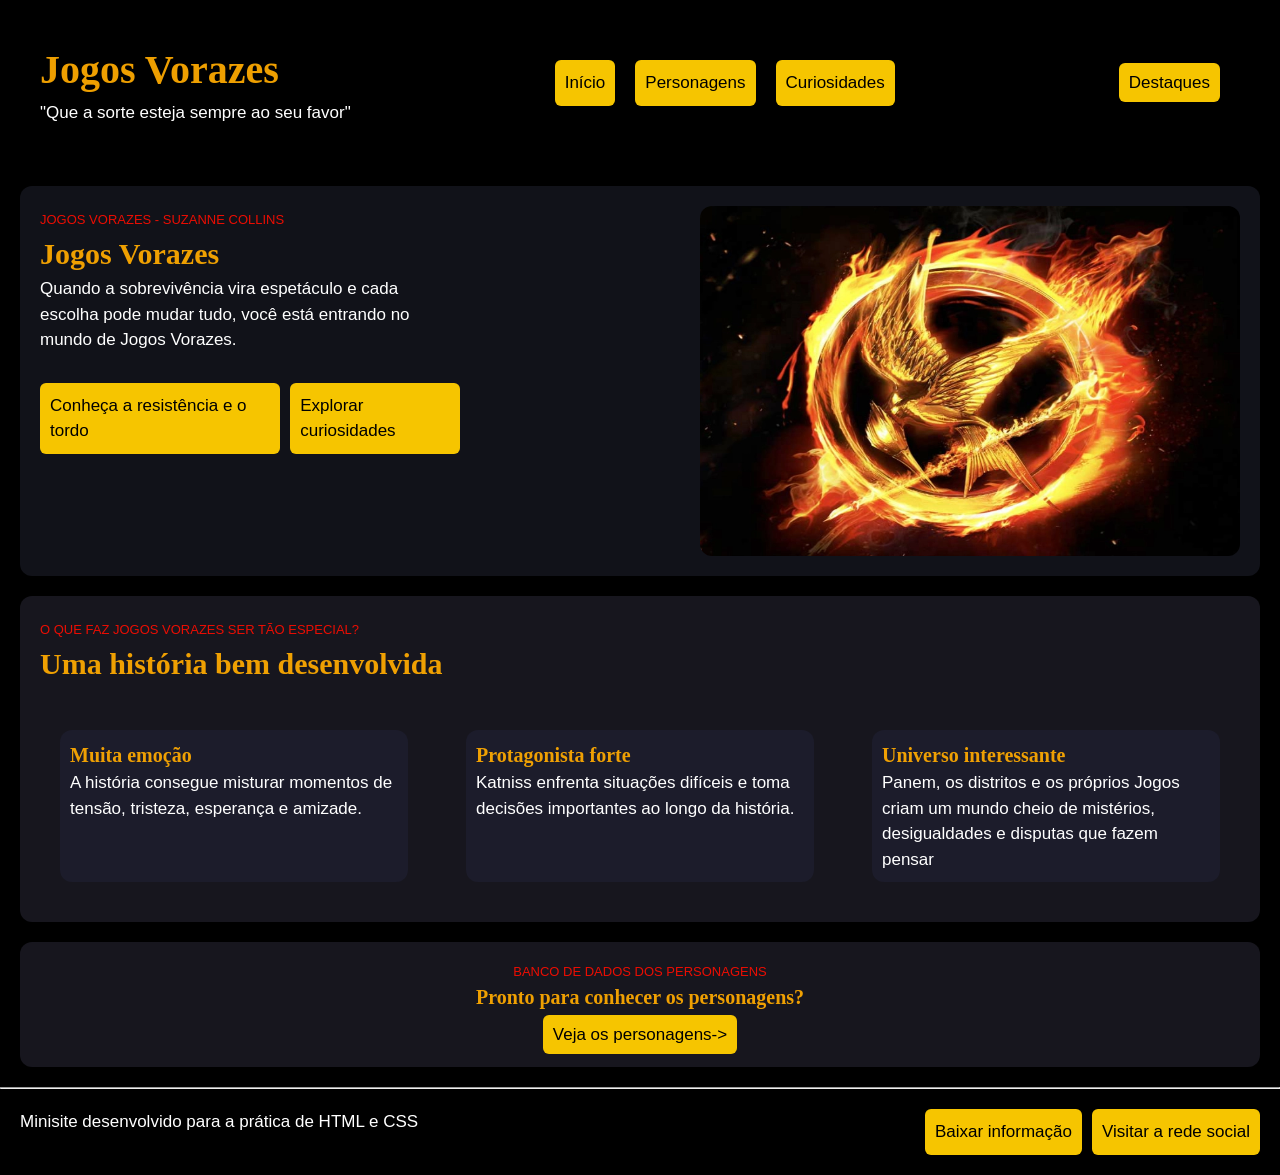
<file: index.html>
<!DOCTYPE html>
<html>
    <head>
        <meta charset="UTF-8" />
        <title>AULA DE LINK</title>
        <link rel="stylesheet" href="css/style.css" />
    </head>
    <body>
        <header>
            <section id="Aprenda">
                <h1 id="titulo"><strong>Jogos Vorazes</strong></h1>
                <p>"Que a sorte esteja sempre ao seu favor"</p>
            </section>
            <section id="itens">
                <a class= "itens" href="index.html">Início</a>
                <a class= "itens" href="pages/personagens.html"> Personagens</a>
                <a class= "itens" href="pages/curiosidades.html"> Curiosidades</a>
            </section>
            <section id="link">
            <a href="#destaques">Destaques</a>
            </section>
        </header>
            <main>
                <section id="destaques">
                    <article>
                        <span class="textinho">JOGOS VORAZES - SUZANNE COLLINS </span>
                        <h2>Jogos Vorazes</h2>
                        <p>Quando a sobrevivência vira espetáculo e cada escolha pode mudar tudo, você está entrando no mundo de Jogos Vorazes.</p>
                        <article id="acesso">
                        <a href="pages/personagens.html">Conheça a resistência e o tordo</a>
                        <a href="pages/curiosidades.html">Explorar curiosidades</a>
                        </article> 
                    </article>
                    <img id="tordo1" src="assets/img/tordo.png" alt="Imagem do tordo de Jogos Vorazes" />
                </section>
                <section id="importancia">
                    <article id="importancia-texto">
                         <span class="textinho">O que faz jogos vorazes ser tão especial?</span>
                         <h2>Uma história bem desenvolvida</h2>
                    </article>
                    <section id="motivos">
                        <article class="motivos1">
                        <h3>Muita emoção</h3>
                        <p> A história consegue misturar momentos de tensão, tristeza, esperança e amizade.</p>
                        </article>
                        <article class="motivos1">
                        <h3>Protagonista forte </h3>
                        <p> Katniss enfrenta situações difíceis e toma decisões importantes ao longo da história.</p>
                        </article>
                        <article class="motivos1">
                        <h3>Universo interessante </h3>
                        <p>Panem, os distritos e os próprios Jogos criam um mundo cheio de mistérios, desigualdades e disputas que fazem pensar</p>
                        </article>
                    </section>
                </section>
                <section id="caminho-personagens">
                    <p class = "textinho">Banco de Dados dos Personagens</p>
                    <h3>Pronto para conhecer os personagens?</h3>
                    <a href="pages/personagens.html">Veja os personagens-> </a>
                </section>
            </main>
             <hr>
            <footer id="rodape">
                <p>Minisite desenvolvido para a prática de HTML e CSS</p>
                <article id="Guias">
                <a href="assets/files/hungergames.png" download> Baixar informação</a>
                <a href="https://www.instagram.com/jogosvorazes.oficial/"
                target="_blank"
                rel="noreferrer">
                Visitar a rede social</a>
                </article>
            </footer>
        </body>
        </html>
</file>
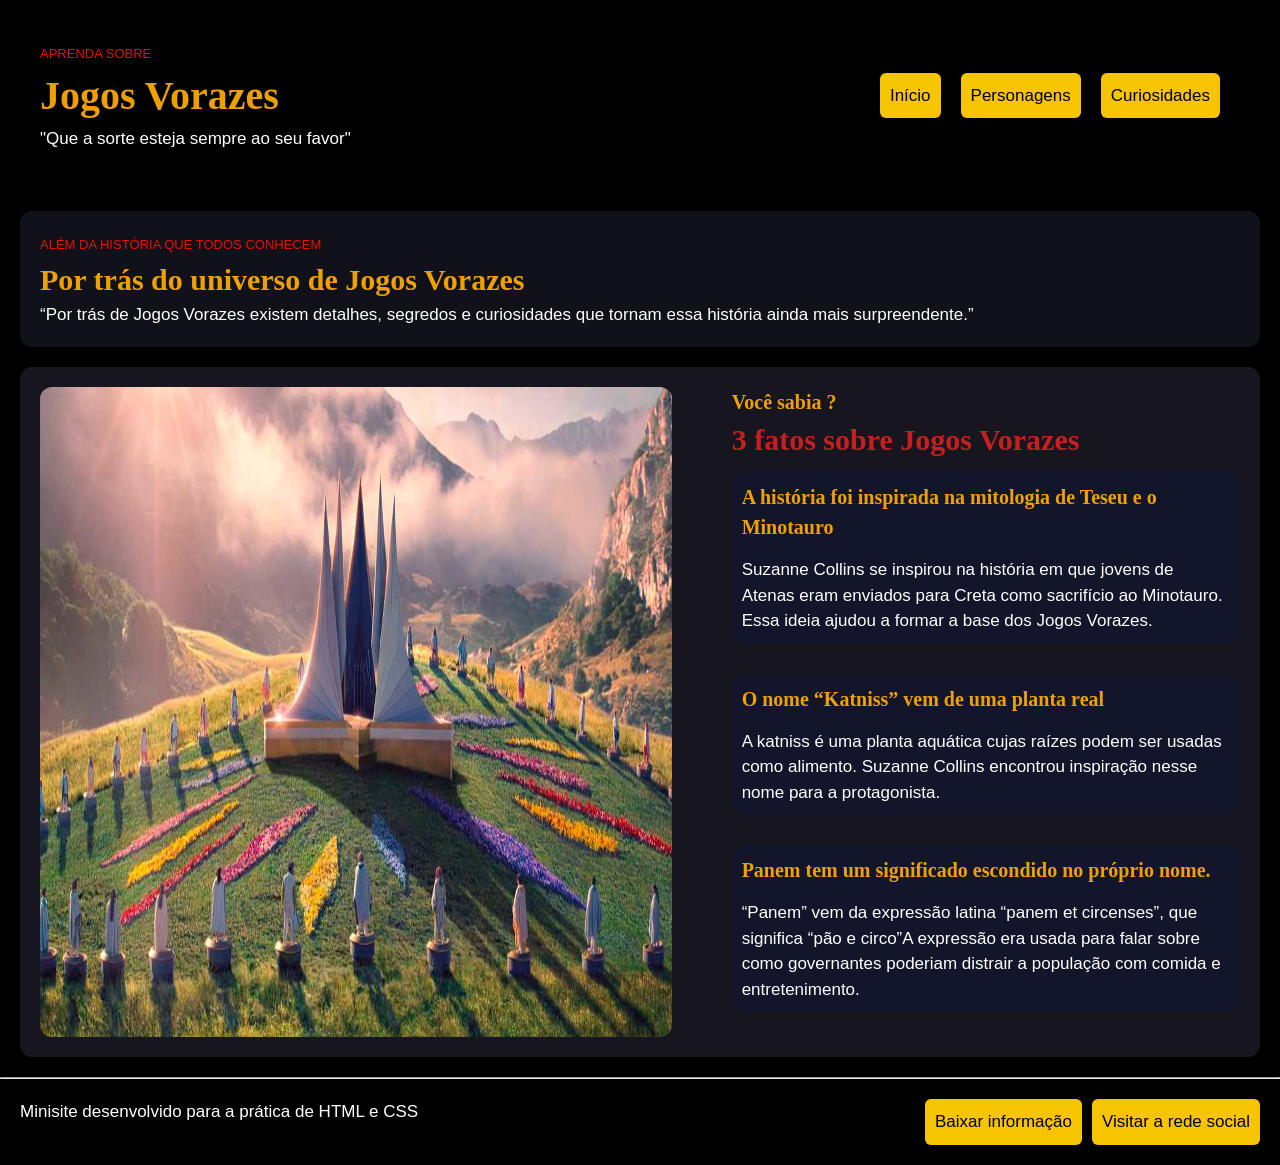
<file: pages/curiosidades.html>
<!DOCTYPE html>
<html>
    <head>
        <meta charset="UTF-8" />
        <title>AULA DE LINK</title>
        <link rel="stylesheet" href="../css/curiosidade.css" />
    </head>
    <body>
        <header>
        <section id="Aprenda">
            <span class="textinho">Aprenda sobre</span>
            <h1 id="titulo"><strong>Jogos Vorazes</strong></h1>
            <p>"Que a sorte esteja sempre ao seu favor"</p>
        </section>
        <section id="item">
            <a class= "itens" href="../index.html">Início</a>
            <a class= "itens" href="personagens.html"> Personagens</a>
            <a class= "itens" href="curiosidades.html"> Curiosidades</a>
        </section>
        </header>
        <main>
            <section id="Alem">
              <article>
                <span class="textinho">Além da história que todos conhecem</span>
                <h2> Por trás do universo de Jogos Vorazes</h2>
                <p>“Por trás de Jogos Vorazes existem detalhes, segredos e curiosidades que tornam essa história ainda mais surpreendente.”</p>
             </article>
            </section>
            <section id="curiosidades">
                <article>
                <img id="tordo" src="../assets/img/amanhecer.png"  alt="Imagem de amanhecer na colheita" />
                </article>
                <section id="VS">
                    <article>
                        <h3> Você sabia ? </h3>
                        <h2> 3 fatos sobre Jogos Vorazes</h2>
                    </article>
                    <article class="fatos">
                        <h3 class="contexto"> A história foi inspirada na mitologia de Teseu e o Minotauro</h3>
                        <p>Suzanne Collins se inspirou na história em que jovens de Atenas eram enviados para Creta como sacrifício ao Minotauro. Essa ideia ajudou a formar a base dos Jogos Vorazes.</p>
                    </article>
                    <article class="fatos">
                        <h3 class="contexto">O nome “Katniss” vem de uma planta real</h3>
                        <p>A katniss é uma planta aquática cujas raízes podem ser usadas como alimento. Suzanne Collins encontrou inspiração nesse nome para a protagonista.</p>
                    </article>
                    <article class="fatos">
                         <h3 class="contexto">Panem tem um significado escondido no próprio nome.</h3>
                         <p>“Panem” vem da expressão latina “panem et circenses”, que significa “pão e circo”A expressão era usada para falar sobre como governantes poderiam distrair a população com comida e entretenimento.</p>
                    </article>
                </section>
            </section>
        </main>
        <hr>
       <footer id="rodape">
                <p>Minisite desenvolvido para a prática de HTML e CSS</p>
                <article id="Guias">
                <a href="../assets/files/hungergames.png" download> Baixar informação</a>
                <a href="https://www.instagram.com/jogosvorazes.oficial/"
                target="_blank"
                rel="noreferrer">
                Visitar a rede social</a>
                </article>
            </footer>
    </body>

</html>
</file>
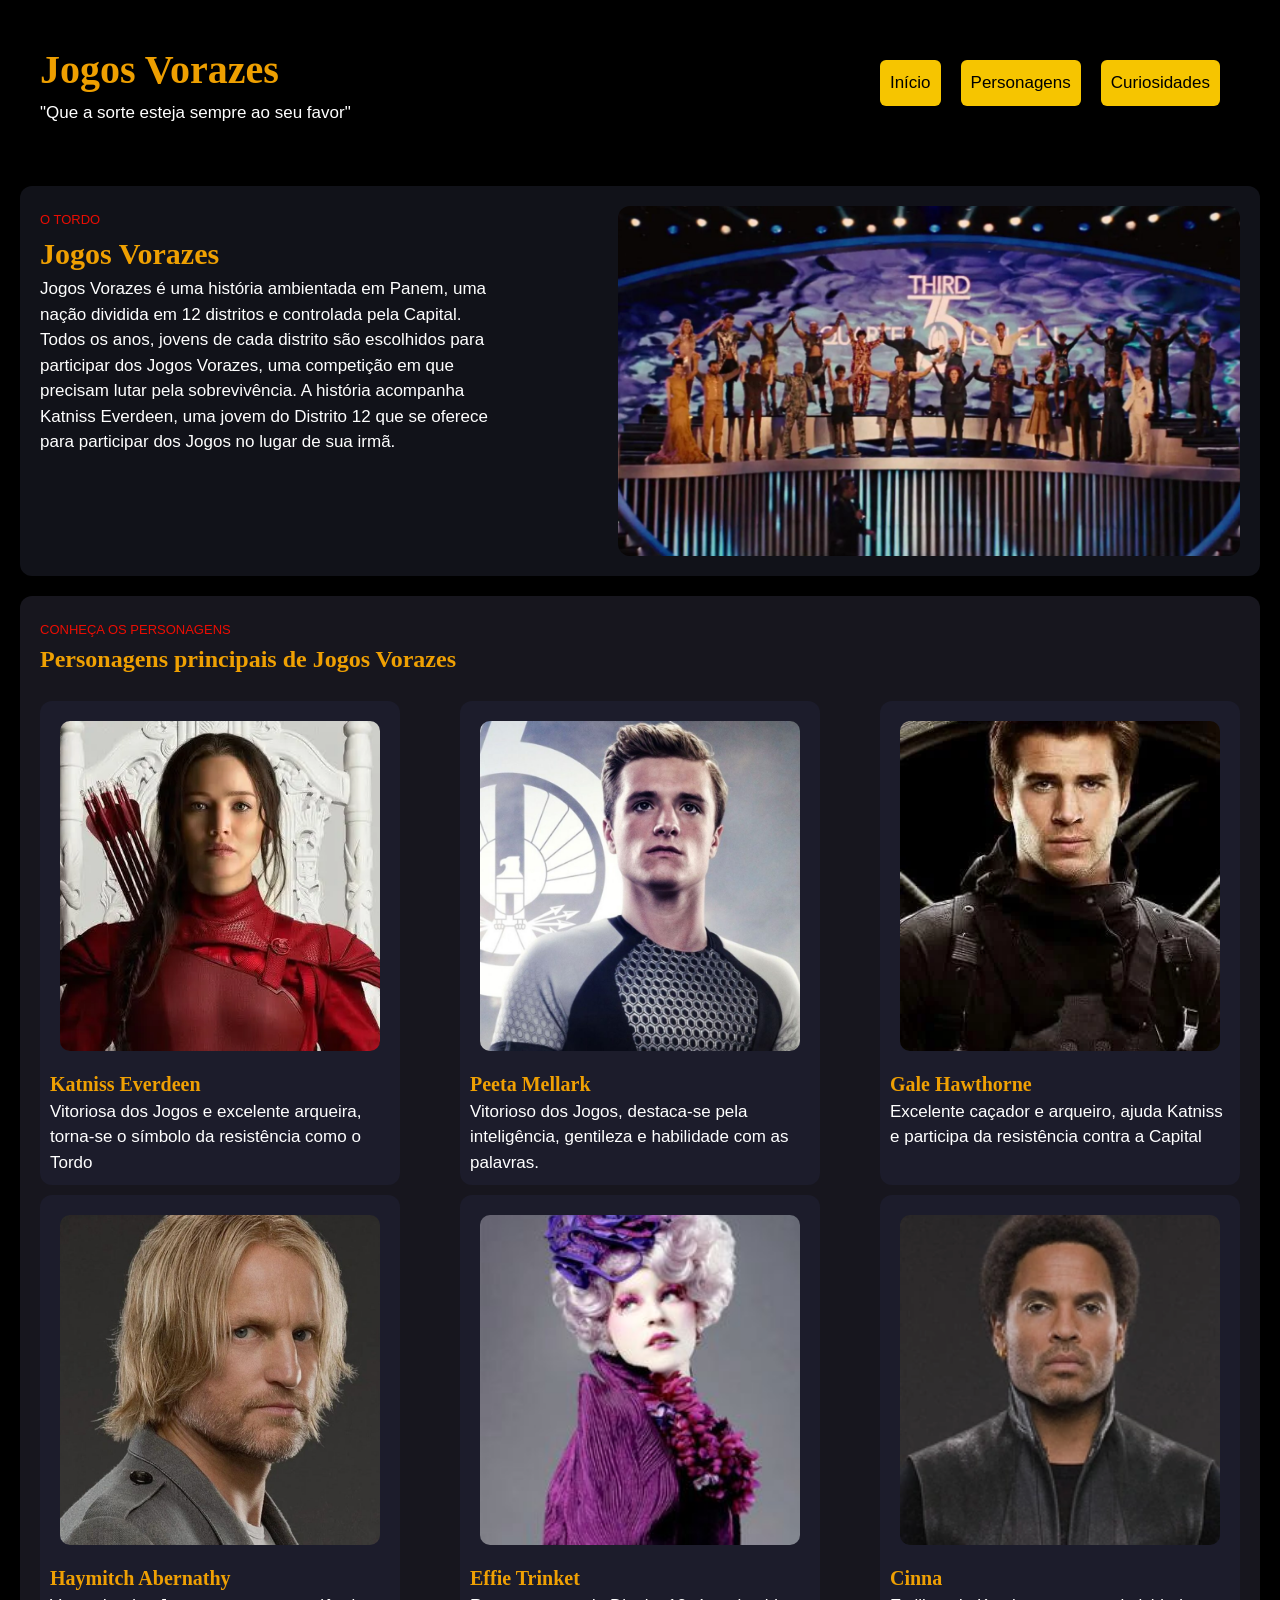
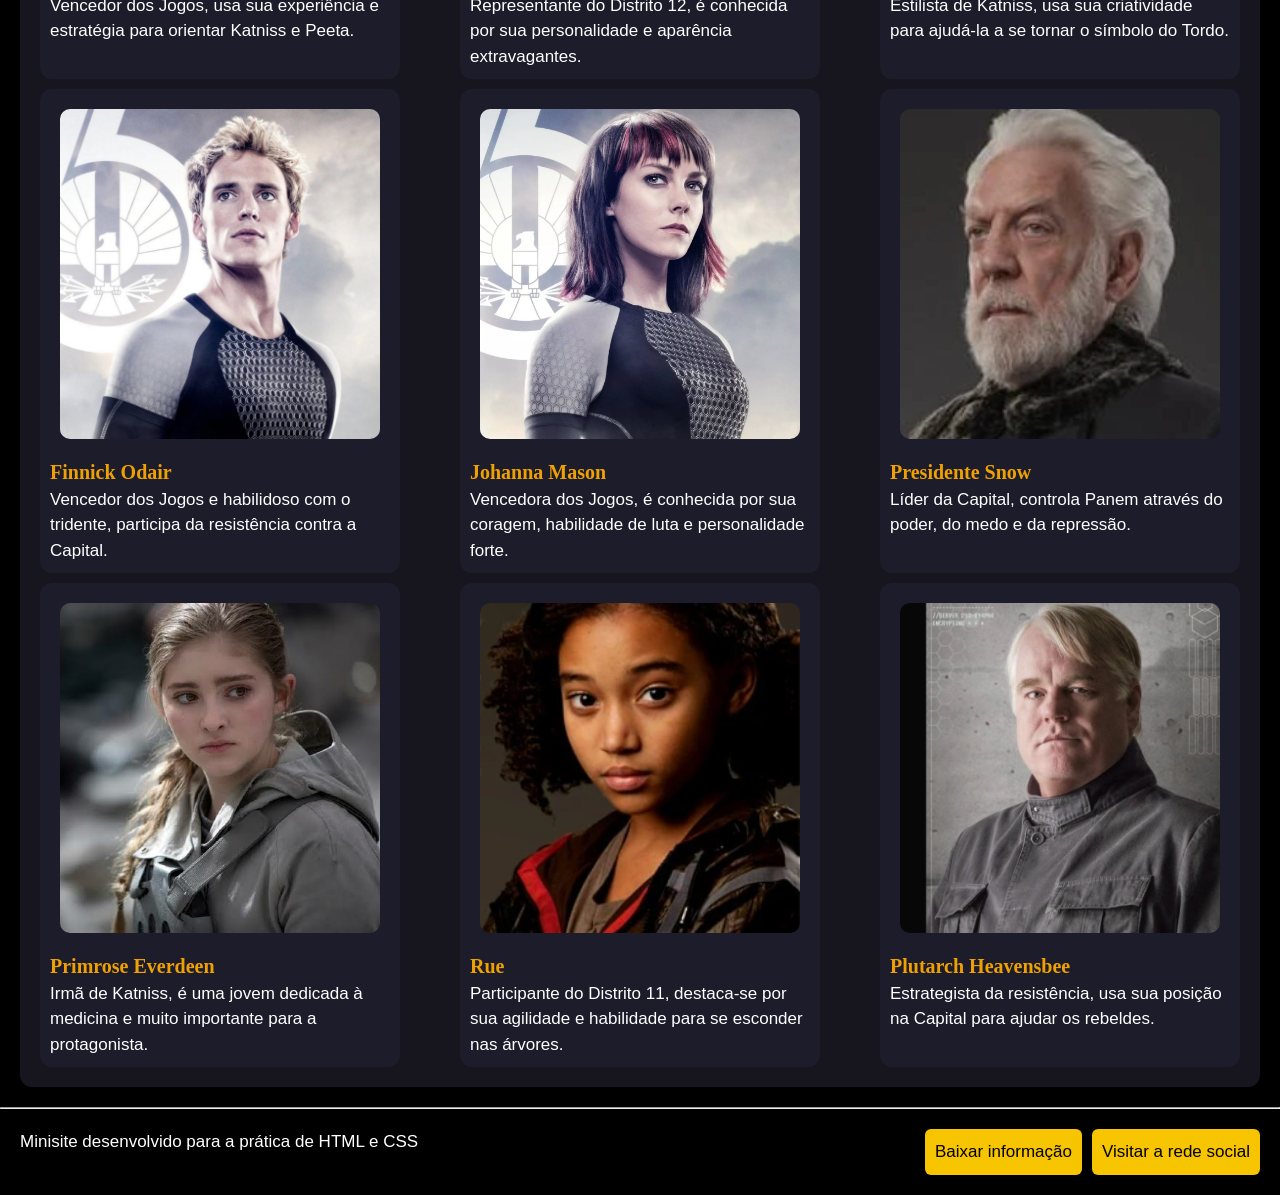
<file: pages/personagens.html>
<!doctype html>
<html>
<head>
    <meta charset="UTF-8" />
    <title>JOGOS VORAZES</title>
    <link rel="stylesheet" href="../css/personagens.css" />
</head>
<body>
    <header>
        <section id="Aprenda">
            <h1 id="titulo"><strong>Jogos Vorazes</strong></h1>
            <p>"Que a sorte esteja sempre ao seu favor"</p>
        </section>
        <section id="item">
            <a class= "itens" href="../index.html">Início</a>
            <a class= "itens" href="personagens.html"> Personagens</a>
            <a class= "itens" href="curiosidades.html"> Curiosidades</a>
        </section>
    </header>
    <main>
        <section id="Apresentacao">
            <article>
                <span class="textinho">O Tordo</span>
                <h2>Jogos Vorazes</h2>
                <p>Jogos Vorazes é uma história ambientada em Panem, uma nação dividida em 12 distritos e controlada pela Capital. Todos os anos, jovens de cada distrito são escolhidos para participar dos Jogos Vorazes, uma competição em que precisam lutar pela sobrevivência. A história acompanha Katniss Everdeen, uma jovem do Distrito 12 que se oferece para participar dos Jogos no lugar de sua irmã.</p>
            </article>
            <img id="tordo" src="../assets/img/tributo.png"  alt="Imagem do tordo de Jogos Vorazes" />
        </section>
        <section id="personagens">
            <article id="personagens-texto">
                 <span class="textinho">Conheça os personagens</span>
                <h2>Personagens principais de Jogos Vorazes</h2>
            </article>
            <section id="fotos">
                <article class="personagens-cards">
                    <img src="../assets/img/katniss.png" alt="Imagem de Katniss Everdeen" />
                    <h3>Katniss Everdeen</h3>
                    <p>Vitoriosa dos Jogos e excelente arqueira, torna-se o símbolo da resistência como o Tordo</p>
              </article>
              <article class="personagens-cards">
                 <img src="../assets/img/peeta2.png" alt="Imagem de Peeta Mellark" />
                 <h3>Peeta Mellark</h3>
                 <p>Vitorioso dos Jogos, destaca-se pela inteligência, gentileza e habilidade com as palavras.</p>
                </article>
                <article class="personagens-cards">
                    <img src="../assets/img/gale2.png" alt="Imagem de Gale Hawthorne" />
                    <h3>Gale Hawthorne</h3>
                    <p>Excelente caçador e arqueiro, ajuda Katniss e participa da resistência contra a Capital</p>
                </article>
                <article class="personagens-cards">
                    <img src="../assets/img/haymich1.png" alt="Imagem de Haymitch Abernathy" />
                    <h3>Haymitch Abernathy</h3>
                    <p>Vencedor dos Jogos, usa sua experiência e estratégia para orientar Katniss e Peeta.</p>
                </article>
                <article class="personagens-cards">
                    <img src="../assets/img/effie.png" alt="Imagem de Effie Trinket" />
                    <h3>Effie Trinket</h3>
                    <p>Representante do Distrito 12, é conhecida por sua personalidade e aparência extravagantes.</p>
                </article>
                <article class="personagens-cards">
                    <img src="../assets/img/cinna.png" alt="Imagem de Cinna" />
                    <h3>Cinna</h3>
                    <p>Estilista de Katniss, usa sua criatividade para ajudá-la a se tornar o símbolo do Tordo.</p>
                </article>
                <article class="personagens-cards">
                     <img src="../assets/img/finnick2.png" alt="Imagem de Finnick Odair" />
                     <h3>Finnick Odair</h3>
                     <p>Vencedor dos Jogos e habilidoso com o tridente, participa da resistência contra a Capital.</p>
                </article>
                <article class="personagens-cards">
                    <img src="../assets/img/johann1.png" alt="Imagem de Johanna Mason" />
                    <h3>Johanna Mason</h3>
                    <p> Vencedora dos Jogos, é conhecida por sua coragem, habilidade de luta e personalidade forte.</p>
                </article>
                <article class="personagens-cards">
                    <img src="../assets/img/snoww.png" alt="Imagem de Presidente Snow" />
                    <h3>Presidente Snow</h3>
                    <p>Líder da Capital, controla Panem através do poder, do medo e da repressão.</p>
                </article>
                <article class="personagens-cards">
                    <img src="../assets/img/prim.png" alt="Imagem de Primrose Everdeen" />
                    <h3>Primrose Everdeen</h3>
                    <p>Irmã de Katniss, é uma jovem dedicada à medicina e muito importante para a protagonista.</p>
                </article>
                <article class="personagens-cards">
                    <img src="../assets/img/rue.png" alt="Imagem de Rue" />
                    <h3>Rue</h3>
                    <p>Participante do Distrito 11, destaca-se por sua agilidade e habilidade para se esconder nas árvores.</p>
                </article>
                <article class="personagens-cards">
                    <img src="../assets/img/image.png" alt="Imagem de Plutarch Heavensbee" />
                    <h3>Plutarch Heavensbee</h3>
                    <p>Estrategista da resistência, usa sua posição na Capital para ajudar os rebeldes.</p>
                </article>
            </section>
        </section>
    </main>
    <hr>
    <footer id="rodape">
                <p>Minisite desenvolvido para a prática de HTML e CSS</p>
                <article id="Guias">
                <a href="../assets/files/hungergames.png" download> Baixar informação</a>
                <a href="https://www.instagram.com/jogosvorazes.oficial/"
                target="_blank"
                rel="noreferrer">
                Visitar a rede social</a>
                </article>
            </footer>
</body>
</html>
</file>
<file: css/style.css>
* {
    margin: 0;
    padding: 0;
    box-sizing: border-box;
}
body{
    color: white;
    background-color: black;
    font-family:'Segoe UI', Tahoma, Geneva, Verdana, sans-serif;
    line-height: 1.5;
    font-size: 17px;
    text-decoration: none;
}
h1{
    font-size: 40px;
    font-weight: 700;
    color: #ffaa00ee;
    font-family:'Times New Roman', Times, sans-serif;
}
header {
    display: flex;
    justify-content: space-between;
    padding: 40px;
    align-items: center;
    flex-wrap: wrap;
}


#itens {
    display: flex;
    gap: 20px;
    padding: 20px;
}
#link{
     padding: 20px;
}
#links a{
     color: #000000;
  background-color: #f6c500;
  padding: 20px ;
  text-decoration: none;
  line-height:0.5;
  border-radius:6px;
}


#destaques {
    padding: 20px;
    margin: 20px;
    background-color: rgb(17, 18, 25);
    display: flex;
    justify-content: space-between;
    border-radius: 12px;
    gap: 20%;
}

#destaques img {
    width: 100%;
    height: 350px;
    border-radius: 12px;

}
#destaques h2{
    font-size: 30px;
    font-weight: 700;
    color: #ffaa00ee;
    font-family:'Times New Roman', Times, sans-serif;
}
#destaques p {
margin-bottom: 30px;
}
#acesso{
    display: flex;
    gap:10px;
}

#importancia {
    padding: 20px;
    margin: 20px;
    background-color: rgb(23, 22, 30);
    border-radius: 12px;
}
#importancia-texto h2{
     font-size: 30px;
    font-weight: 700;
    color: #ffaa00ee;
    font-family:'Times New Roman', Times, sans-serif
}
#importancia-texto{
        margin-bottom: 24px;

}

#motivos{
    padding: 20px;
    display: flex;
    gap: 10px;
    border-radius: 12px;
    justify-content: space-between;
    flex-wrap: wrap;
}
#motivos h3 {
    font-size: 20px;
    font-weight: 700;
    color: #ffaa00ee;
    font-family:'Times New Roman', Times, sans-serif; 

}
.motivos1{
    background-color: rgb(28, 28, 43);
     border-radius: 12px;
     padding: 10px;
     width: 30%;
     height: auto;
}

#caminho-personagens {
    padding: 20px;
    margin: 20px;
    background-color: rgb(23, 22, 30);
    border-radius: 12px;
    text-align: center;
}
#caminho-personagens h3{
     font-size: 20px;
    font-weight: 700;
    color: #ffaa00ee;
    font-family:'Times New Roman', Times, sans-serif

}
#caminho-personagens h3{
    margin-bottom: 10px;
}

#rodape {
    padding: 20px;
    display: flex;
    justify-content: space-between;
    flex-wrap: wrap;
}
#Guias{
    display: flex;
    justify-content: space-between;
    gap:10px;
}
.textinho{
    color: #fb0d00ee;
    font-size: 13px;
    text-transform: uppercase;
}

a {
  color: #000000;
  background-color:#f6c500;
  padding: 10px;
  text-decoration: none;
  border-radius: 6px;
}
a:hover {
  color: #ffffff;
  background-color: #d81d1d;
}
</file>
<file: css/curiosidade.css>
* {
    margin: 0;
    padding: 0;
    box-sizing: border-box;
}
body{
    color: white;
    background-color: black;
    font-family:'Segoe UI', Tahoma, Geneva, Verdana, sans-serif;
    line-height: 1.5;
    font-size: 17px;
    text-decoration: none;
}
h1{
    font-size: 40px;
    font-weight: 700;
    color: #ffaa00ee;
    font-family:'Times New Roman', Times, sans-serif;
}

header {
    display: flex;
    justify-content: space-between;
    padding: 40px;
    align-items: center;
    flex-wrap: wrap;
}


#item {
    display: flex;
    gap: 20px;
    padding: 20px;
}


#Alem {
    padding: 20px;
    margin: 20px;
    background-color: rgb(17, 18, 25);
    border-radius: 12px;
}
#Alem h2{
    font-size: 30px;
    font-weight: 700;
    color: #ffaa00ee;
    font-family:'Times New Roman', Times, sans-serif;
}

#curiosidades{
    padding: 20px;
    margin: 20px;
    background-color: rgb(23, 22, 30);
    display: flex;
    justify-content: space-between;
    border-radius: 12px;
    gap: 5%;
}
#curiosidades img{
    height: 100%;
    width:100%;
    border-radius: 12px;

}
#VS{
    gap:10px;
    margin-bottom: 5px;
    display: flex;
    flex-direction: column;
    flex-wrap: wrap;
    gap: 10px;
    
}

#VS h3{
     font-size: 20px;
    font-weight: 700;
    color:#ffaa00ee;
    font-family:'Times New Roman', Times, sans-serif;
}
#VS h2{
   font-size: 30px;
    font-weight: 700;
    font-family:'Times New Roman', Times, sans-serif;
    color :rgba(226, 33, 33, 0.859);
}
.fatos{
    background-color:rgb(19, 22, 42);
    border-radius: 12px;
    width: 100%; 
    height: auto;
    margin-bottom:20px;

}
.contexto{
  margin: 5px;
  padding: 5px;
}
.fatos p{
    padding: 5px; 
    margin: 5px;
}


#rodape {
    padding: 20px;
    display: flex;
    justify-content: space-between;
    flex-wrap: wrap;
}
#Guias{
    display: flex;
    justify-content: space-between;
    gap:10px
}

.textinho{
    color: #fb0d00ee;
    font-size: 13px;
    text-transform: uppercase;
}
a {
  color: #000000;
  background-color:#f6c500;
  padding: 10px;
  text-decoration: none;
  border-radius: 6px;
}
a:hover {
  color: #ffffff;
  background-color: #d81d1d;
}
</file>
<file: css/personagens.css>
* {
    margin: 0;
    padding: 0;
    box-sizing: border-box;
}
body{
    color: white;
    background-color: black;
    font-family:'Segoe UI', Tahoma, Geneva, Verdana, sans-serif;
    line-height: 1.5;
    font-size: 17px;
    text-decoration: none;
}
h1{
    font-size: 40px;
    font-weight: 700;
    color: #ffaa00ee;
    font-family:'Times New Roman', Times, sans-serif;
}
header {
    display: flex;
    justify-content: space-between;
    padding: 40px;
    align-items: center;
    flex-wrap: wrap;

}
#item {
    display: flex;
    gap: 20px;
    padding: 20px;
}



#Apresentacao {
    padding: 20px;
    margin: 20px;
    background-color: rgb(17, 18, 25);
    display: flex;
    justify-content: space-between;
    border-radius: 12px;
    gap: 10%;

}
#Apresentacao img {
    width:100%;
    height: 350px;
    border-radius: 12px;

}
#Apresentacao h2{
    font-size: 30px;
    font-weight: 700;
    color: #ffaa00ee;
    font-family:'Times New Roman', Times, sans-serif;
}
#personagens-texto{
    margin-bottom: 24px;
}
#personagens-texto h2 {
    font-size: 24px;
    font-weight: 700;
    color: #ffaa00ee;
    font-family:'Times New Roman', Times, sans-serif;
}
#personagens {
    padding: 20px;
    margin: 20px;
    background-color: rgb(23, 22, 30);
    border-radius: 12px;;
}

#fotos {
    display: flex;
    flex-wrap: wrap;
    justify-content: space-between;
    gap: 10px;

}
.personagens-cards {
    width: 30%;
    height: auto;
    border-radius: 12px;
    background-color: rgb(28, 28, 43);
    padding: 10px;

}
.personagens-cards h3 {
    font-size: 20px;
    font-weight: 700;
    color: #ffaa00ee;
    font-family:'Times New Roman', Times, sans-serif;
}
.personagens-cards img {
        border-radius: 20px;
        width: 100%;
        height: 350px;
        object-fit: cover;
        padding: 10px;
}

#rodape {
    padding: 20px;
    display: flex;
    justify-content: space-between;
    flex-wrap: wrap;
}

#Guias{
    display: flex;
    justify-content: space-between;
    gap:10px
}

#identificacao {
    display: flex;
    gap: 20px;

}
.textinho{
    color: #fb0d00ee;
    font-size: 13px;
    text-transform: uppercase;
}

a {
  color: #000000;
  background-color: #f6c500;
  padding: 10px;
  text-decoration: none;
  border-radius: 6px;
}
a:hover {
  color: #ffffff;
  background-color: #d81d1d;
}
</file>
